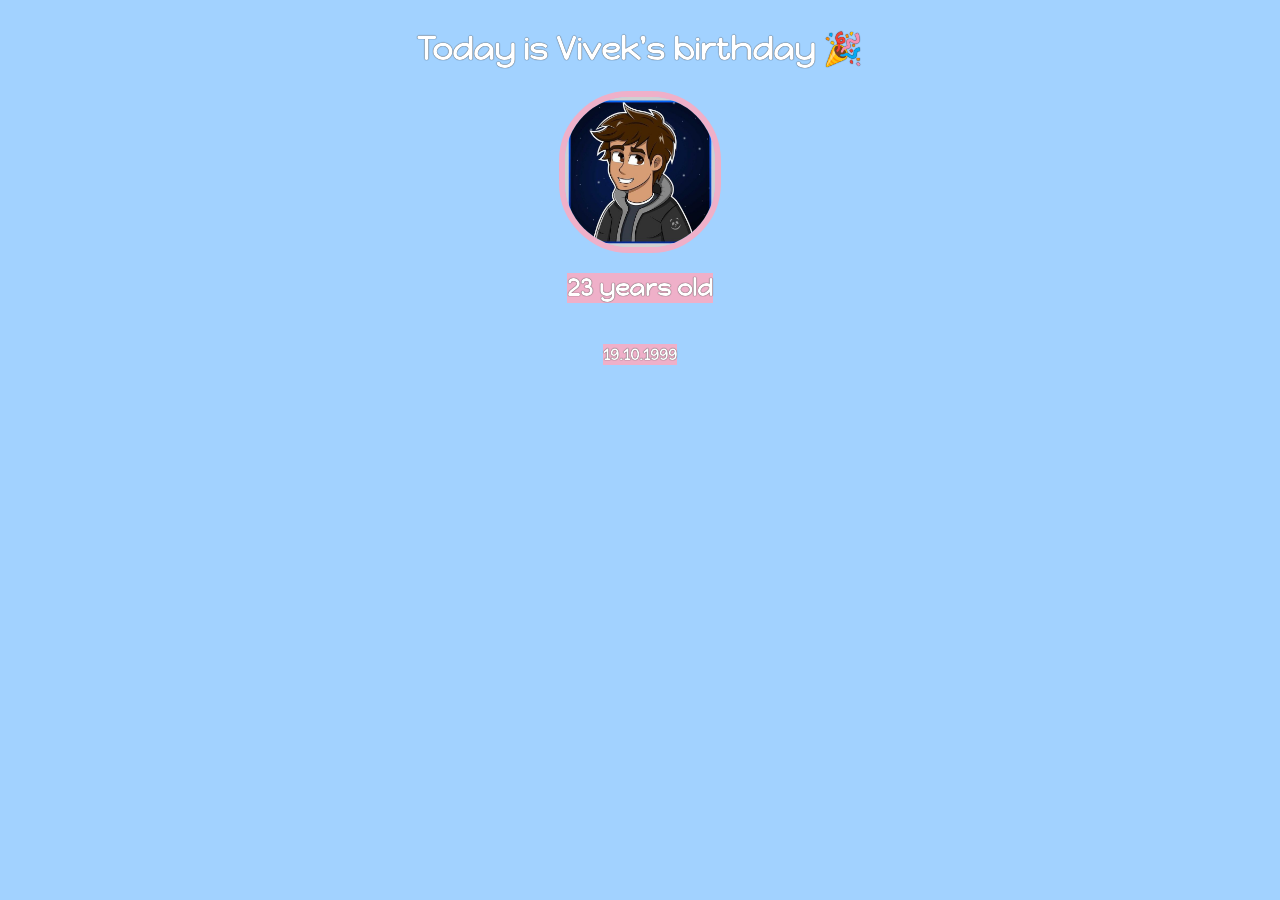
<file: Birthday GIFT Site/index.html>
<html>
    <head>
        <link rel="stylesheet" href="styles.css">
        <link rel="stylesheet" href="styles.css">
        <link rel="preconnect" href="https://fonts.googleapis.com">
        <link rel="preconnect" href="https://fonts.gstatic.com" crossorigin>
        <link href="https://fonts.googleapis.com/css2?family=Happy+Monkey&display=swap" rel="stylesheet">
    </head>
    <body>
        <h1>Today is Vivek's birthday 🎉</h1>
        <img id="profile-img" src="profile-picture.jpg" alt="birthday boy smilling" >
        <h2>23 years old</h2>
        <h4>19.10.1999</h4>
    </body>
</html>
</file>
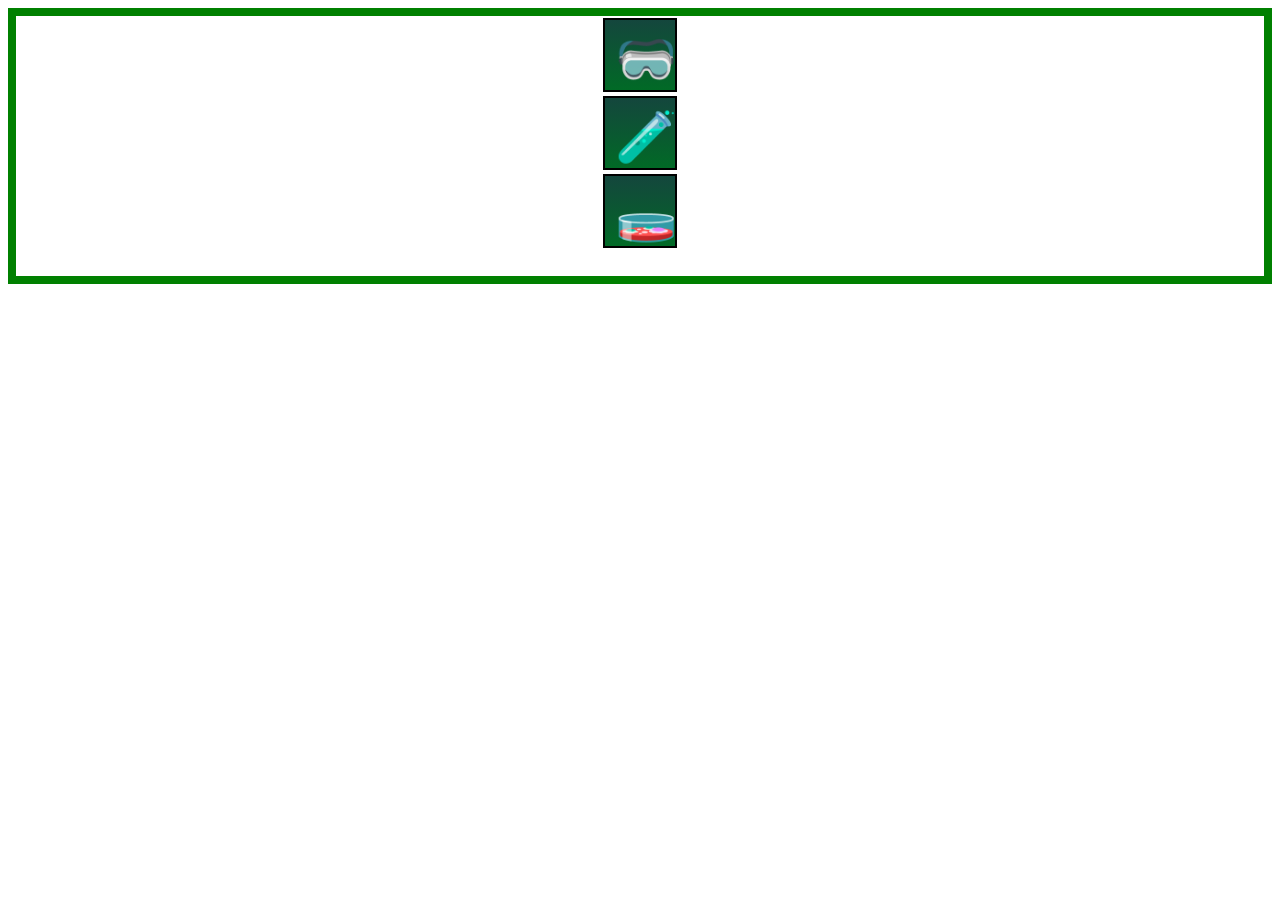
<file: Birthday GIFT Site/01-Challenge/index.html>
<html>
    <head>
        <link rel="stylesheet" href="styles.css">
    </head>
    <body>
        <div class="container">
            <div class="item">🥽</div>
            <div class="item">🧪</div>
            <div class="item">🧫</div>
        </div>
    </body>
</html>
</file>
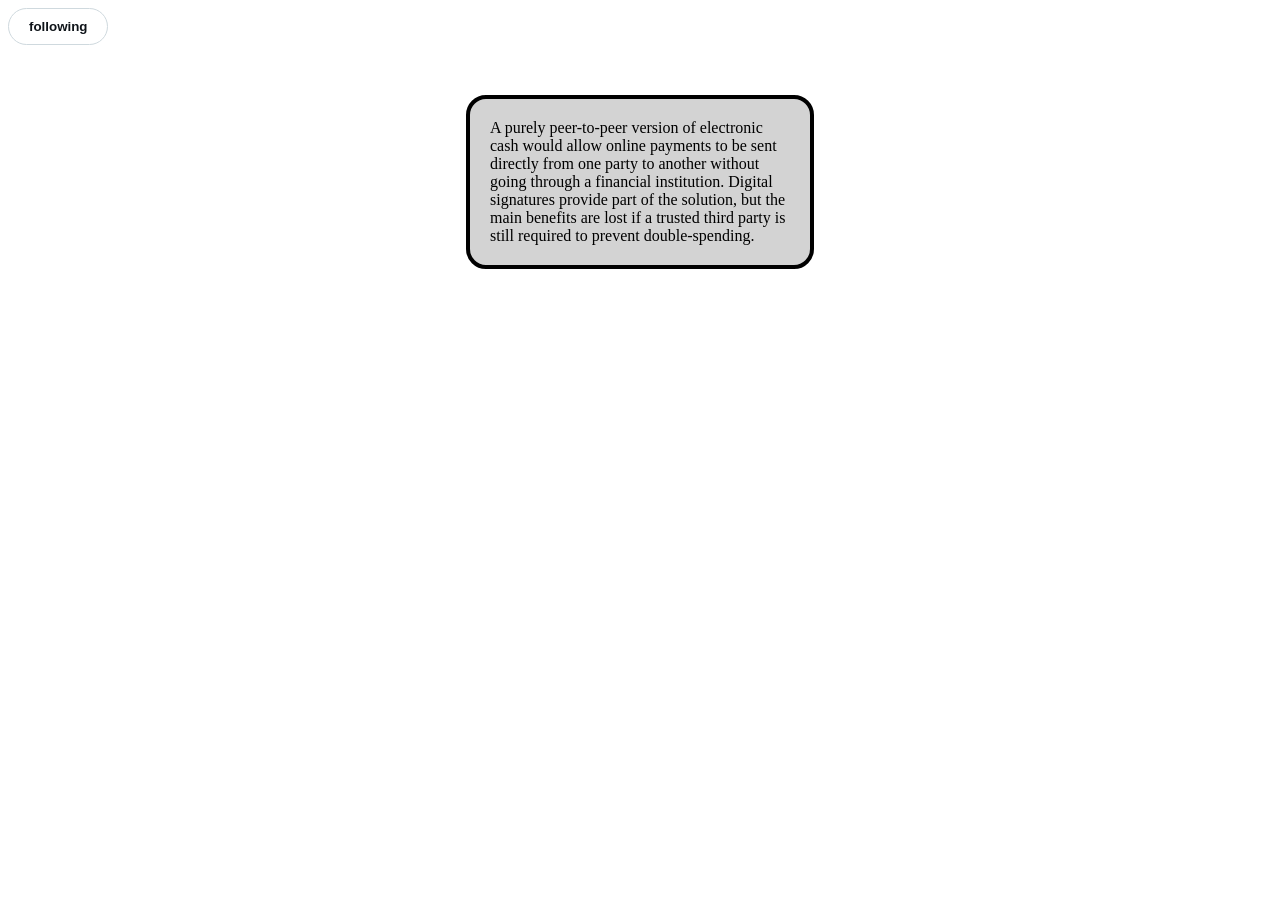
<file: BuildGoogleClone/ChanllengeFour/index.html>
<!DOCTYPE html>
<html lang="en">
<head>
    <meta charset="UTF-8">
    <meta http-equiv="X-UA-Compatible" content="IE=edge">
    <meta name="viewport" content="width=device-width, initial-scale=1.0">
    <title>Challenge Four</title>
    <link rel="stylesheet" href="styles.css">
    
</head>
<body>
    <button>following</button> 
    
    <div class="card">
        A purely peer-to-peer version of electronic cash would allow online
        payments to be sent directly from one party to another without going through a
        financial institution. Digital signatures provide part of the solution, but the main
        benefits are lost if a trusted third party is still required to prevent double-spending. 
    </div>


</body>
</html>
</file>
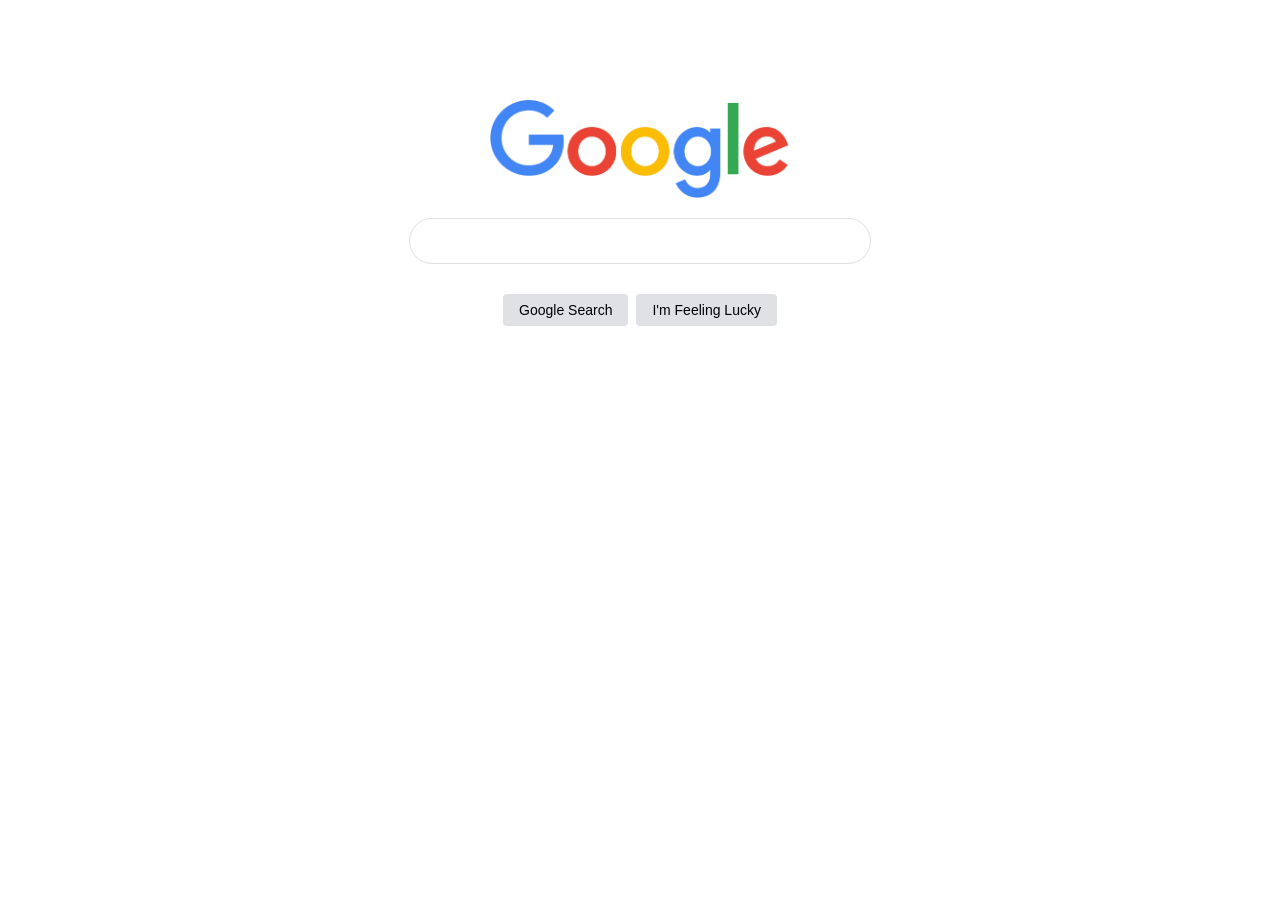
<file: BuildGoogleClone/GoogleClone/index.html>
<!DOCTYPE html>
<html lang="en">
<head>
    <meta charset="UTF-8">
    <meta http-equiv="X-UA-Compatible" content="IE=edge">
    <meta name="viewport" content="width=device-width, initial-scale=1.0">
    <title>Google</title>
    <link rel="stylesheet" href="styles.css">
    
</head>
<body>
    
        <div class="main">
            <!-- Challenge - part 1: 
               Add a class to each of these two elements -->
           <img class="logo-img" src="google.png">
           <input class="search-input" type="text">
           <div class="btn-wrapper">
            <button class="btn">Google Search</button>
            <button class="btn">I'm Feeling Lucky</button>
           </div>
   
       </div>
</body>
</html>
</file>
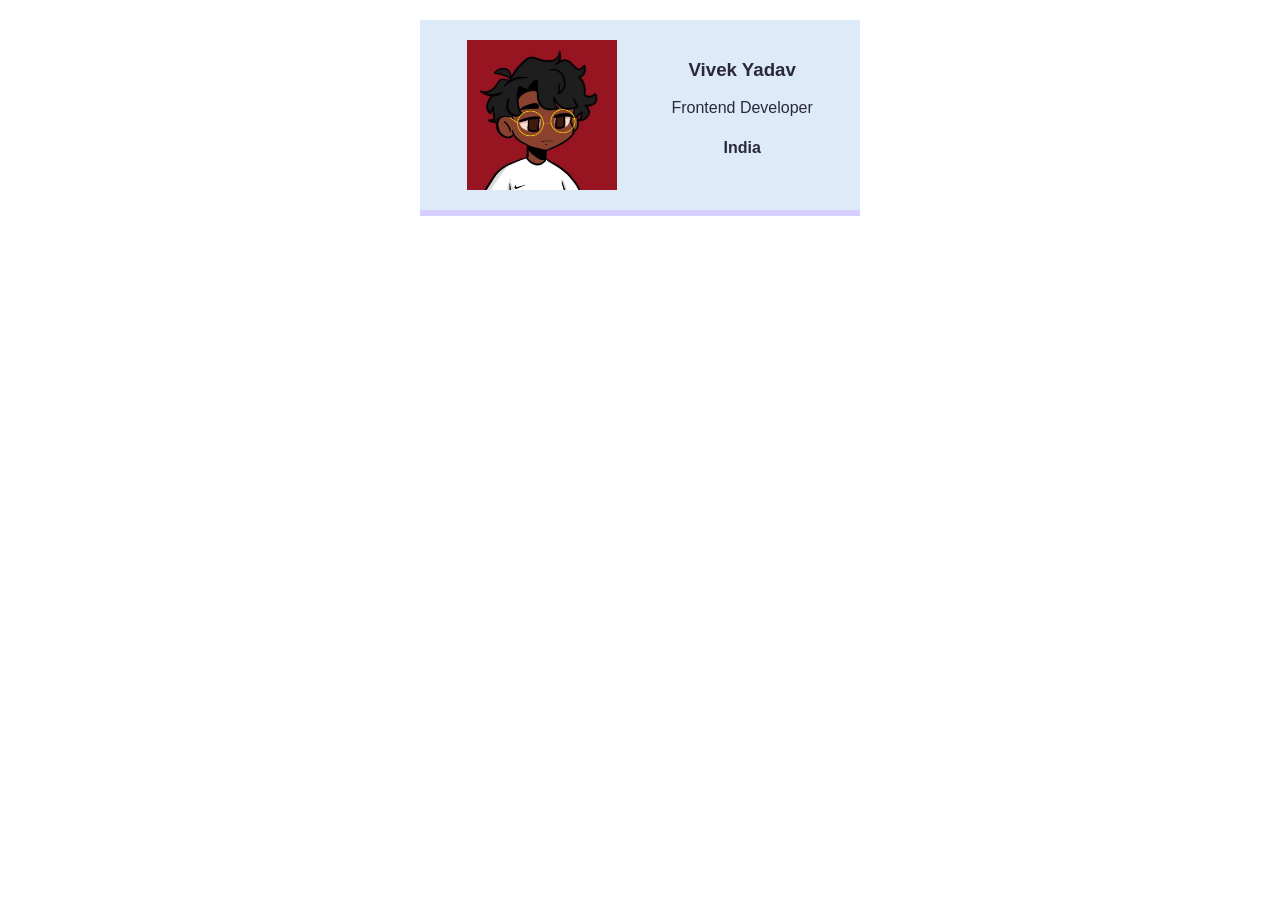
<file: Digital Business Card/Digital Business Card/index.html>
<!DOCTYPE html>
<html lang="en">
<head>
    <meta charset="UTF-8">
    <meta http-equiv="X-UA-Compatible" content="IE=edge">
    <meta name="viewport" content="width=device-width, initial-scale=1.0">
    <title>Digital Business Card</title>
    <link rel="stylesheet" href="styles.css">

</head>
<body>
    <div class="card ">
        <img src="picture.jpg" alt="Vivek Yadav Smiling"
        class="profile-img ">

        <div class="">
            <h3>Vivek Yadav</h3>
            <p>Frontend Developer</p>
            <h4>India</h4>
        </div>
        
    </div>

</body>
</html>
</file>
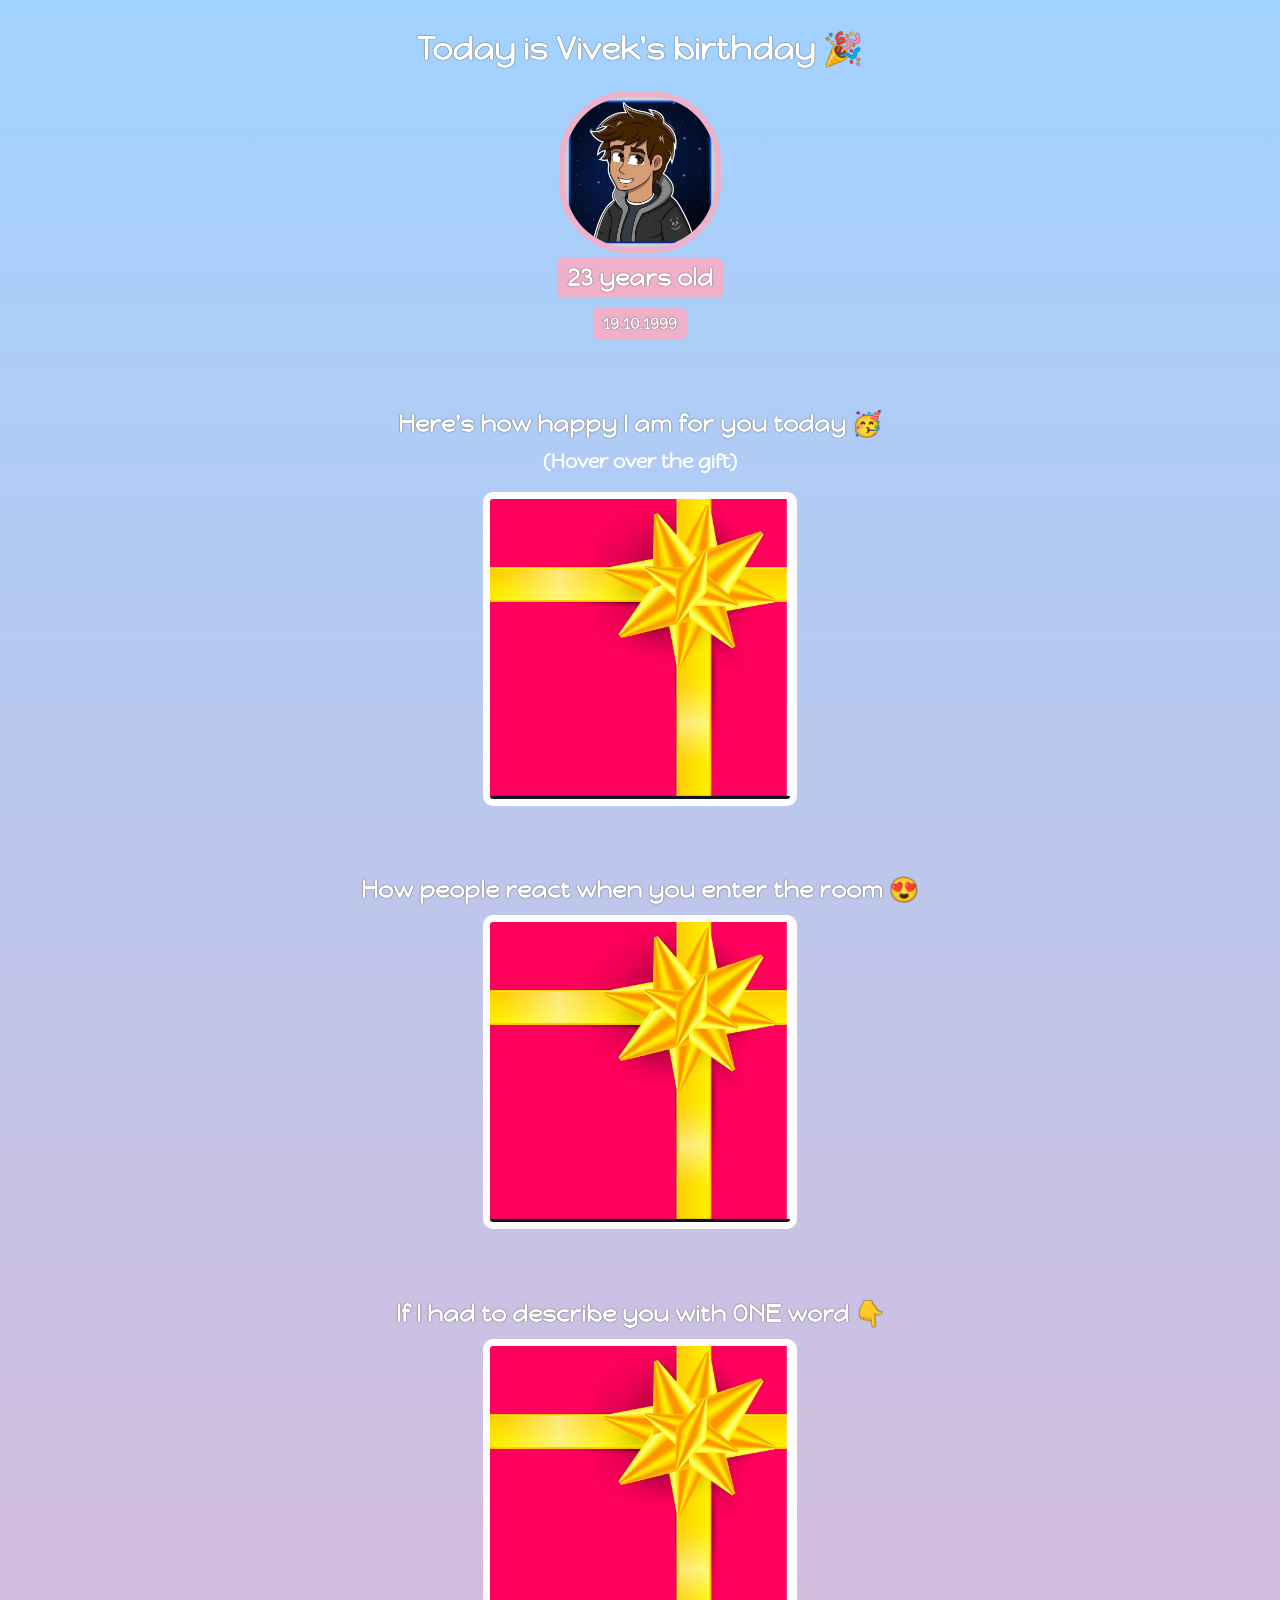
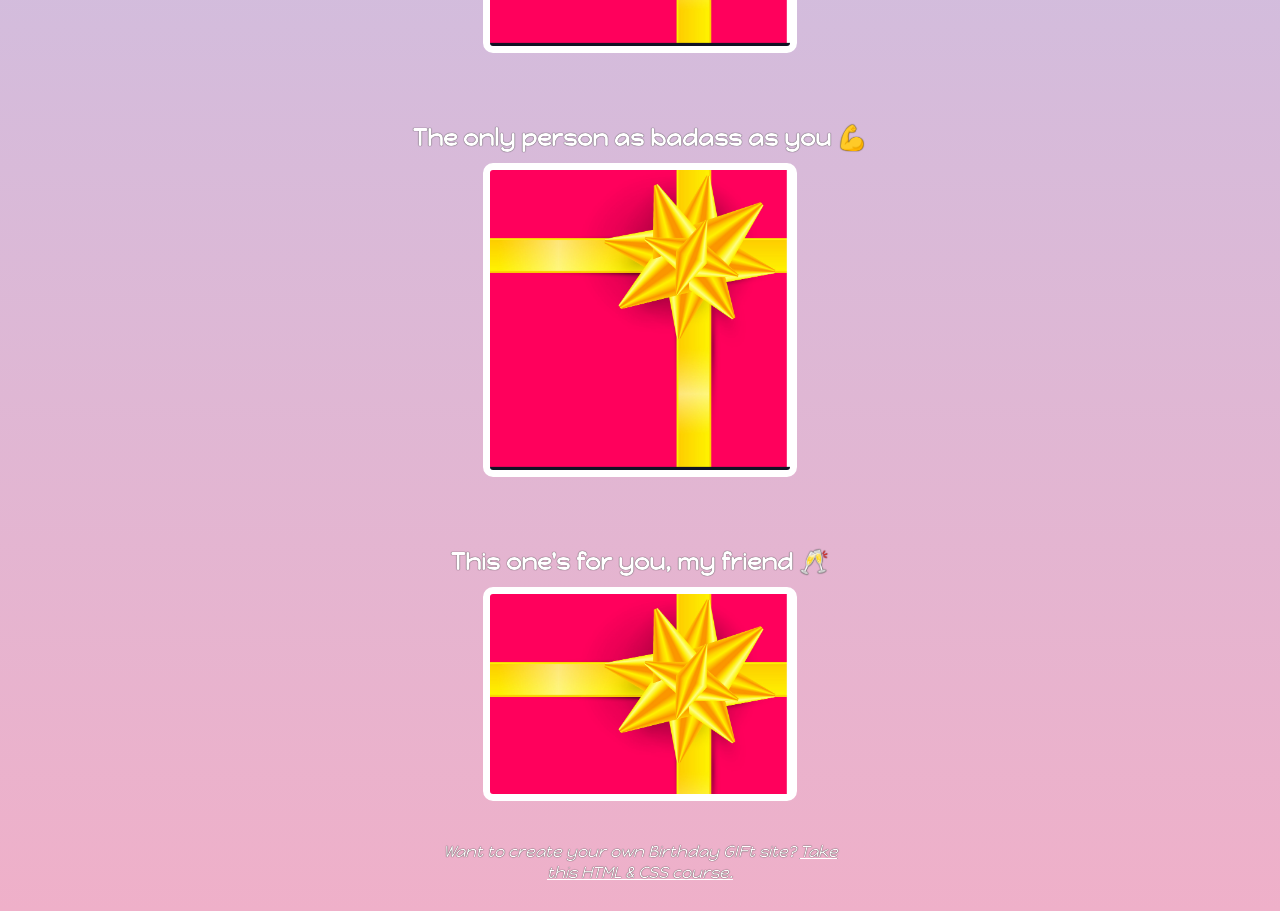
<file: HTML-CSS-Basics/05-Birthday GIFT Site/index.html>
<html>
    <head>
        <link rel="stylesheet" href="styles.css">
        <link rel="stylesheet" href="styles.css">
        <link rel="preconnect" href="https://fonts.googleapis.com">
        <link rel="preconnect" href="https://fonts.gstatic.com" crossorigin>
        <link href="https://fonts.googleapis.com/css2?family=Happy+Monkey&display=swap" rel="stylesheet">
    </head>
    <body>
        <div id="header">
            <h1>Today is Vivek's birthday 🎉</h1>
            <img id="profile-img" src="profile-picture.jpg" alt="birthday boy smilling" >
            <h2 id="birthday-age">23 years old</h2>
            <h4 id="birthday-date">19.10.1999</h4>
        </div>

        <div class="gift-section">
            <h2 class="gift-title">Here's how happy I am for you today 🥳</h2>
            <h3 class="gift-hint">(Hover over the gift)</h3>
            <div class="gift-cover-img" id="gift-cover-happy" alt="gift cover"></div>
        </div>

        <div class="gift-section">
            <h2 class="gift-title">How people react when you enter the room 😍</h2>
            <div class="gift-cover-img" id="gift-cover-hot"></div>
        </div>

        <div class="gift-section">
            <h2 class="gift-title">If I had to describe you with ONE word 👇</h2>
            <div class="gift-cover-img" id="gift-cover-genius"></div>
        </div>

        <div class="gift-section">
            <h2 class="gift-title">The only person as badass as you 💪</h2>
            <div class="gift-cover-img" id="gift-cover-badass"></div>
        </div>

        <div class="gift-section">
            <h2 class="gift-title">This one's for you, my friend 🥂</h2>
            <div class="gift-cover-img" id="gift-cover-cheers"></div>
        </div>

        <!-- footer section -->

        <p id="footer">
                Want to create your own Birthday GIFt site? <a href="https://scrimba.com/learn/htmlandcss" target="_blank">Take this HTML & CSS course.</a>
        </p>

    </body>
</html>
</file>
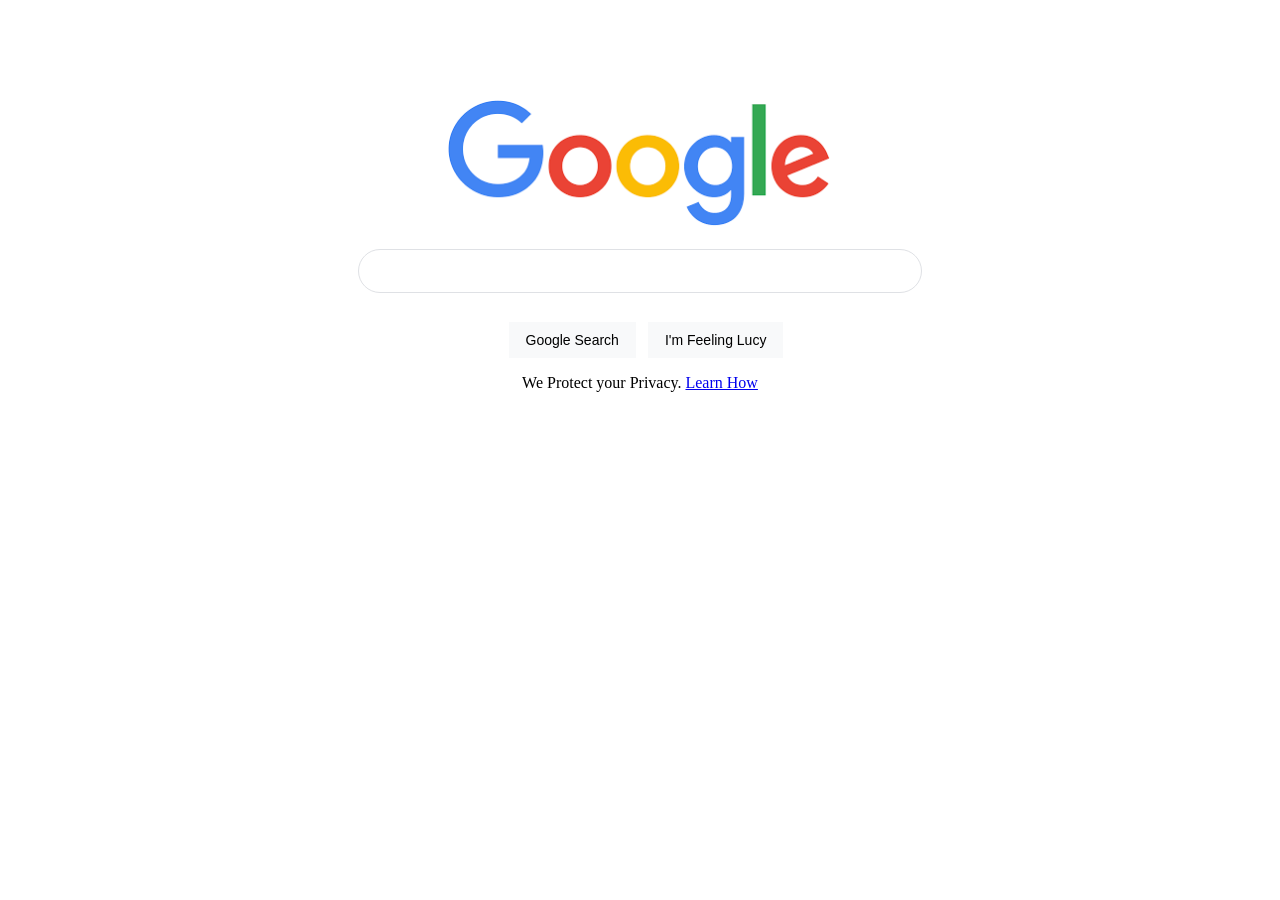
<file: MyFirstWebsite/Google SearchPage/index.html>
<html>

<head>
    <!-- IGNORE THIS LINE 👇 -->
    <link rel="stylesheet" href="styles.css">
</head>

<body>
        <!--
    Challenge:
    Write the four HTML tags you need to create a Google.com clone.
    Hint: one image, one input field, and two buttons.
    -->
    <img src="[data-uri]" width="100%">
    <input type="text">
    <button>Google Search</button>
    <button>I'm Feeling Lucy</button>

    <!--
    Challenge:
    Add the anchor tag that points to blog.html.
    The link should be wrapped in a <p> tag.
    -->
    <center>
    <p>
        We Protect your Privacy.
        <a href="blog.html">Learn How</a>
    </p>
    </center>
</body>
</file>
<file: Birthday GIFT Site/styles.css>
/*
Challenge:
Style the app according to the provided design.
The font is called "Happy Monkey" and can be
embedded via Google Fonts.

Don't know how to make an image round? Google it!
Also, consider how you should select the image 
(class vs id vs element selector).
*/

/* font-family: 'Happy Monkey', cursive; */

/*
Challenge:
Add colors to the site based on the provided design.

pink: #EFB0C9
blue: #a2d2ff
white: #ffffff
*/

body {
    text-align: center;
    font-family: 'Happy Monkey', cursive;
    background-color: #a2d2ff;
    color: #ffffff ;
    display: flex;
    flex-direction: column;
    align-items: center;


}

h1, h2, h4, p {
    text-shadow: 0px 0px 1px black;
}

#profile-img {
    width: 150px;
    border: 6px solid #EFB0C9;
    border-radius: 70px;

}

h2, h4 {
   
    background: #EFB0C9;
}
</file>
<file: Birthday GIFT Site/01-Challenge/styles.css>
/*
    Challenge:
    Follow my orders on where we should
    leave up our lab equipment!
    
    justify-content:
    start, center, end, space-around, 
    space-evenly, space-between
    
    align-items:
    start, center, end
    */

.container {
    border: 8px solid green;
    height: 260px;

    display: flex;
    flex-direction: column;
    justify-content: start;
    align-items: center;
    
    
}

.item {
    width: 50px;
    height: 50px;
    margin: 2px;
    padding: 10px;
    font-size: 50px;
    border: 2px solid black;
    background: linear-gradient(#14463d, #016a26);

}
</file>
<file: BuildGoogleClone/ChanllengeFour/styles.css>
.card {
    color: black;
    background-color: lightgray;
    width: 300px;
    margin-top: 50px;
    margin-left: auto;
    margin-right: auto;

     /* Challenge:
    Change the values to match the design
    in the slide */

    border: 4px solid black;
    border-radius: 20px;

     /*
    Challenge:
    Add padding to make our card look like
    the provided design */

    padding-top: 20px;
    padding-bottom: 20px;
    padding-left: 20px;
    padding-right: 20px;

}

/* 
Challenge: 
Make the button look like Twitter's "Following" button!
(Except for the font)

Hints:
border color: #cfd9de
text color: #0f1419
Remember the font-weight!
*/

button{
    color: #0f1419;
    border: 1px solid #cfd9de;
    background: white;
    border-radius: 20px;

    padding-top: 10px;
    padding-bottom: 10px;
    padding-left: 20px;
    padding-right: 20px;

    font-weight: bold;


}
</file>
<file: BuildGoogleClone/GoogleClone/styles.css>
/*
Challenge:
Select the img tag and set the width 
of the Google logo to be 300px.
*/

/* Challenge: 
    Add some space (margin) above our image!
    Do you remember how we added spacing in the 
    cookie widget example?
    */

    /*
Challenge: 
Add some space between the logo 
and the search field.

What are the two different ways 
we can do this with margins?

*/


.main{
    margin-top: 100px;
}

.logo-img{
    display: block;
    width: 300px;
    margin-bottom: 20px;
    margin-left: auto;
    margin-right: auto;
}

/*
    Challenge: 
    Design the search field according to the spec
    */
.search-input{
    display: block;
    line-height: 24px;
    width: 400px;
    margin-left: auto;
    margin-right: auto;

    border: 1px solid #dfe1e5;
    border-radius: 24px;

    padding-top: 10px;
    padding-left: 30px;
    padding-right: 30px;
    padding-bottom: 10px;  
}

    /*
    Challenge:
    Center the button and add some space above it
    */

   /*
    Challenge:
    Style the button according to the provided design.
    Hint: Use padding, font-size, border-radius, border, and background
    
    PS: 
    The real background is #f8f9fa but it is failing our contrast check. 
    So here's the background color we will use: #dfe1e5
    */

    /*
    Challenge:
    Wrap the buttons in a flexbox div and center them.
    Give the div a "btn-wrapper" class.
    */

.btn {
   
    margin-top: 30px;
    margin-left: 4px;
    margin-right: 4px;

    font-size: 14px;
    border: none;
    border-radius: 4px;
    background-color: #dfe1e5;

    padding-top: 8px;
    padding-bottom: 8px;
    padding-left: 16px;
    padding-right: 16px ;
}

.btn-wrapper {
    display: flex;
    justify-content: center;
}
</file>
<file: Digital Business Card/Digital Business Card/styles.css>
/*
Challenge:
Set the width of the image to 150px.
PS: Use a class to select the img element.
*/

/*
Challenge:
1. Give the card div a class (name it "card")
2. Select the card class and give it a dotted blue border
3. Add 20 pixels of padding on all sides of the card
*/

/* <!-- 
Challenge:
Use what you've just learned to fix our card's broken 
column layout (make it two-column instead of four-column)
 --> */

 /*
Challenge:
Create a utility class for the dotted blue border.
Give the class to both flexbox children in the HTML.
*/

/*
    Challenge:
    Add horizontal space around the flex children.
    Hint: google "justify content"
    */

/*
    Challenge:
    Give the card a width of 400px wide and center it.
    */
/*
Challenge:
Center the text in the <p> and <h4> elements.

Note: you should only add ONE property, as inheritance 
should take care of applying it to both elements.
*/

/* 
    Challenge:
    Add colors to the card according to the design.
    black - #2b2839 (the text color)
    blue - #ddebf8
    purple - #d8cefe
    */
 /* 
    Challenge:
    Replace the two margin properties with a 
    single margin shorthand.
    */

body {
    margin: 20px;
    font-family: Verdana, Geneva, Tahoma, sans-serif;
    
}

.profile-img {
    width: 150px;
}

.card {
    width: 400px;
    margin: 0 auto;
    
    padding: 20px;
    display: flex;
    justify-content:space-around;
    text-align: center;

    color: #2b2839;
    background-color: #ddebf8;
    border-bottom: 6px solid #d8cefe ;  
}

/* Digital Business Card Completed */
</file>
<file: HTML-CSS-Basics/05-Birthday GIFT Site/styles.css>
/*
Challenge:
Style the app according to the provided design.
The font is called "Happy Monkey" and can be
embedded via Google Fonts.

Don't know how to make an image round? Google it!
Also, consider how you should select the image 
(class vs id vs element selector).
*/

/* font-family: 'Happy Monkey', cursive; */

/*
Challenge:
Add colors to the site based on the provided design.

pink: #EFB0C9
blue: #a2d2ff
white: #ffffff
*/
/*
Challenge:
First, wrap the HTML elements in a <div> with an 
id called "header".

Then, select the "header" and use flexbox to achieve
the layout you've been provided in the design slide.
*/

/*
Challenge:
Make the bday elements look like the
provided design slide.
*/

/*
Challenge:
1. Create a "gift-section" <div> that will wrap
   all the elements for the first gift.
2. Add the <h2>, <h3>, and <img> elements, and
   give all of them their own classes.
3. Style the elements according to the design.

PS: the image should be 400px wide.
*/

/*
Challenge:
"Fix" the "gift-img" <div> so that it looks 
like the provided design again.

It needs a height (should be a square), a
background image, and to be centered again.
*/
/*
Challenge:
Swap the gift paper image out with
the happy.gif when you hover over it!
*/
/*
Challenge:
Create the next GIFt (hot.gif). Its HTML structure 
should be like the previous one, but without the 
"gift-hint" element.

However, now that you have multiple GIFts on the page,
you cannot use the "gift-img" class to set the GIF 
background-image(s) on :hover. Each GIFt will need a 
unique id that controls which background image that 
should be shown when hovering over the element.
*/

/*
Challenge:
Create the "genius" and "badass" GIFt sections.

Texts:
If I had to describe you with ONE word 👇

The only person as badass as you 💪

*/

/*
Challenge:
Create the "cheers" GIFt section.

Note: this GIFt should have a height of 200px. 
Select the #gift-img-cheers id and override 
the height that the element got from the 
.gift-img class.

Text: 
This one's for you, my friend 🥂
*/

/* 
Add the footer paragraph according to the design. 
Configure the anchor tag to open the link in a new tab.
Forgotten how to do it? Google it! 

Link: 
https://scrimba.com/learn/htmlandcss

Text:
Want to create your own Birthday GIFt site? Take this HTML & CSS course.
*/

/*
Challenge:
Change the site's background into a gradient that goes
from blue at the top to pink at the bottom.
*/

body {
    text-align: center;
    font-family: 'Happy Monkey', cursive;
    background: linear-gradient(#a2d2ff, #EFB0C9);
    color: #ffffff ;
    display: flex;
    flex-direction: column;
    align-items: center;
}

h1, h2, h4, p {
    text-shadow: 0px 0px 1px black;
}

#profile-img {
    width: 150px;
    border: 6px solid #EFB0C9;
    border-radius: 70px;
}

#birthday-age {
    background: #EFB0C9;
    padding: 5px 10px;
    border-radius: 5px;
    margin: 5px 0 10px 0;
}

#birthday-date {
    margin: 0;
    background: #EFB0C9;
    padding: 5px 10px;
    border-radius: 5px;
}

#header {
   display: flex;
   flex-direction: column;
   align-items: center; 
}

.gift-section {
    margin-top: 50px;
}

.gift-title {
    margin-bottom: 10px;
}

.gift-hint {
    margin-top: 0;
}
.gift-cover-img {
    margin: 0 auto;
    height: 300px;
    width: 300px;
    border: 7px solid white;
    border-radius: 10px;
    background-image: url(gift-cover.jpg);
    background-size: cover;
}

#gift-cover-happy:hover {
    background-image: url(https://media4.giphy.com/media/YnBntKOgnUSBkV7bQH/giphy.gif?cid=ecf05e47gcznq5cyjfvhqolq0930rs7cq6duf68gev66gz5q&rid=giphy.gif&ct=g);
}

#gift-cover-hot:hover {
    background-image: url(https://media2.giphy.com/media/FbfTmoY3Re6d2xELcM/giphy.gif?cid=ecf05e47y7wy5y5n5hhsbrla2vvg4bb3vbjcyqhxxuv8em7e&rid=giphy.gif&ct=g);
}

#gift-cover-genius:hover {
    background-image: url(https://media1.giphy.com/media/3o85xr9ZKY1wbbJXDW/giphy.gif?cid=ecf05e47cxcm2lx13ijbjsbz02m4yd6onnodgh7erd1oq1lg&rid=giphy.gif&ct=g);
}

#gift-cover-badass:hover {
    background-image: url(https://i.pinimg.com/originals/b9/2d/ff/b92dff4da3281f07a64b52a15b017400.gif);
}

#gift-cover-cheers{
    height: 200px;
}
#gift-cover-cheers:hover {
    background-image: url(https://media1.giphy.com/media/BPJmthQ3YRwD6QqcVD/giphy.gif?cid=ecf05e4780z142dmc62u6d6phgyladf6avf3vsi4hy8egug1&rid=giphy.gif&ct=g);
}

#footer {
    font-style: italic;
    width: 400px;
    margin: 40px auto 20px;
}

a {
    color: white;
}

/* Birthday Gift Site Completed */
</file>
<file: MyFirstWebsite/Google SearchPage/styles.css>
body, html {
    margin: 0;
    padding: 0; 
}

img {
    width: 30%;
    display: block;
    margin: 100px auto 20px;
    min-width: 272px;
}

input {
    box-sizing: border-box;
    display: block;
    border-radius: 24px;
    border: 1px solid rgb(223, 225, 229);
    height: 44px;
    margin: 0 auto 29px;
    max-width: 564px;
    width: 90%;
    padding-left: 30px;
    font-size: 16px;
}

button {
    box-sizing: border-box;
    margin-top: 0;
    padding: 0 16px;
    font-size: 14px;
    height: 36px;
    background-color: #f8f9fa;
    border: 1px solid #f8f9fa;
    cursor: pointer;
}

button:first-of-type {
    margin-right: 8px;
    margin-left: calc(50% - 131.5px);
}

button::hover {
    cursor: pointer;   
}
</file>
